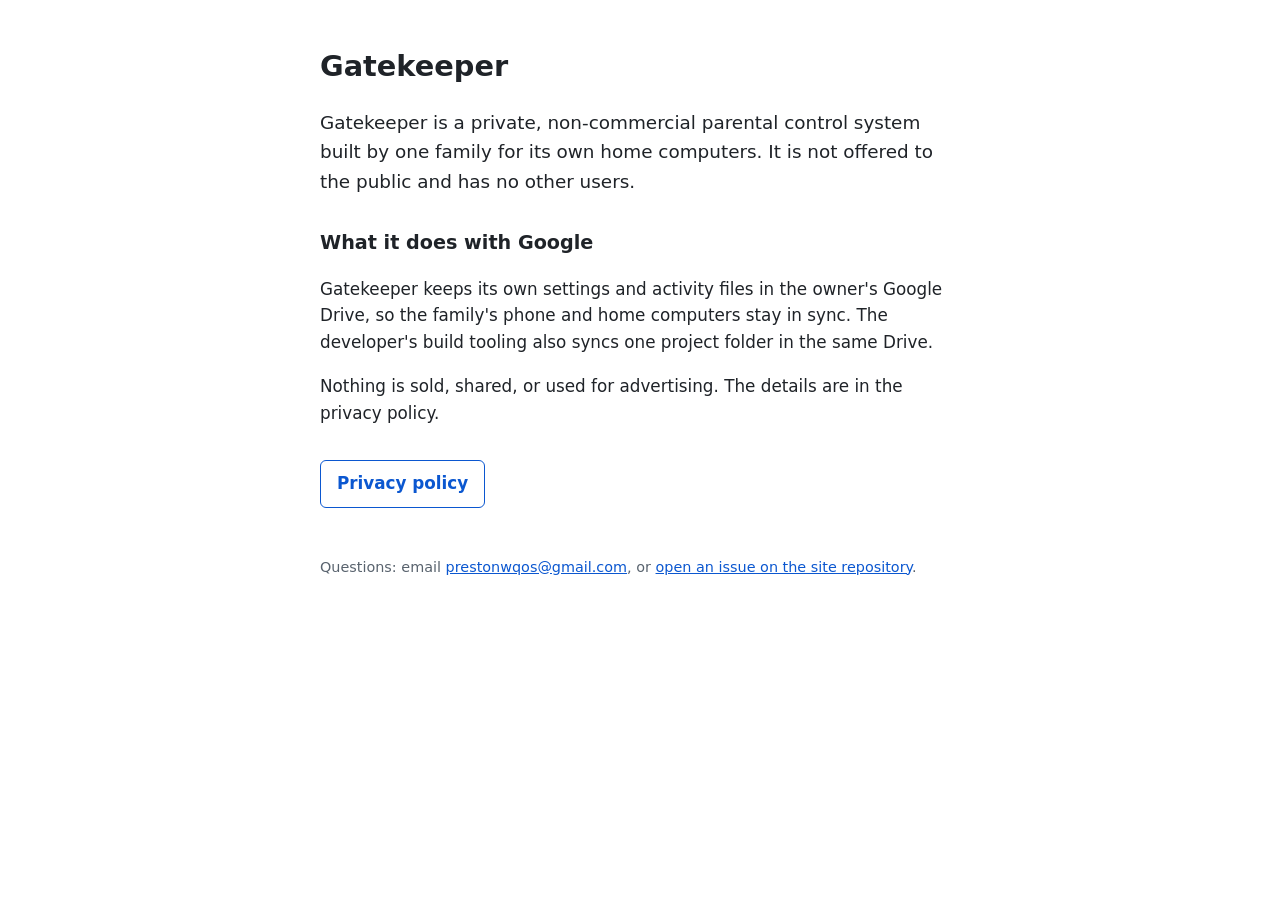
<file: index.html>
<!doctype html>
<html lang="en">
<head>
<meta charset="utf-8">
<meta name="viewport" content="width=device-width, initial-scale=1">
<title>Gatekeeper</title>
<link rel="stylesheet" href="style.css">
</head>
<body>
<h1>Gatekeeper</h1>
<p class="lead">Gatekeeper is a private, non-commercial parental control system built by one family for its own home computers. It is not offered to the public and has no other users.</p>

<h2>What it does with Google</h2>
<p>Gatekeeper keeps its own settings and activity files in the owner's Google Drive, so the family's phone and home computers stay in sync. The developer's build tooling also syncs one project folder in the same Drive.</p>
<p>Nothing is sold, shared, or used for advertising. The details are in the privacy policy.</p>

<p><a class="button" href="https://preston-riftwood.github.io/gatekeeper-site/privacy.html">Privacy policy</a></p>

<footer>
<p>Questions: email <a href="mailto:prestonwqos@gmail.com">prestonwqos@gmail.com</a>, or <a href="https://github.com/Preston-Riftwood/gatekeeper-site/issues">open an issue on the site repository</a>.</p>
</footer>
</body>
</html>
</file>
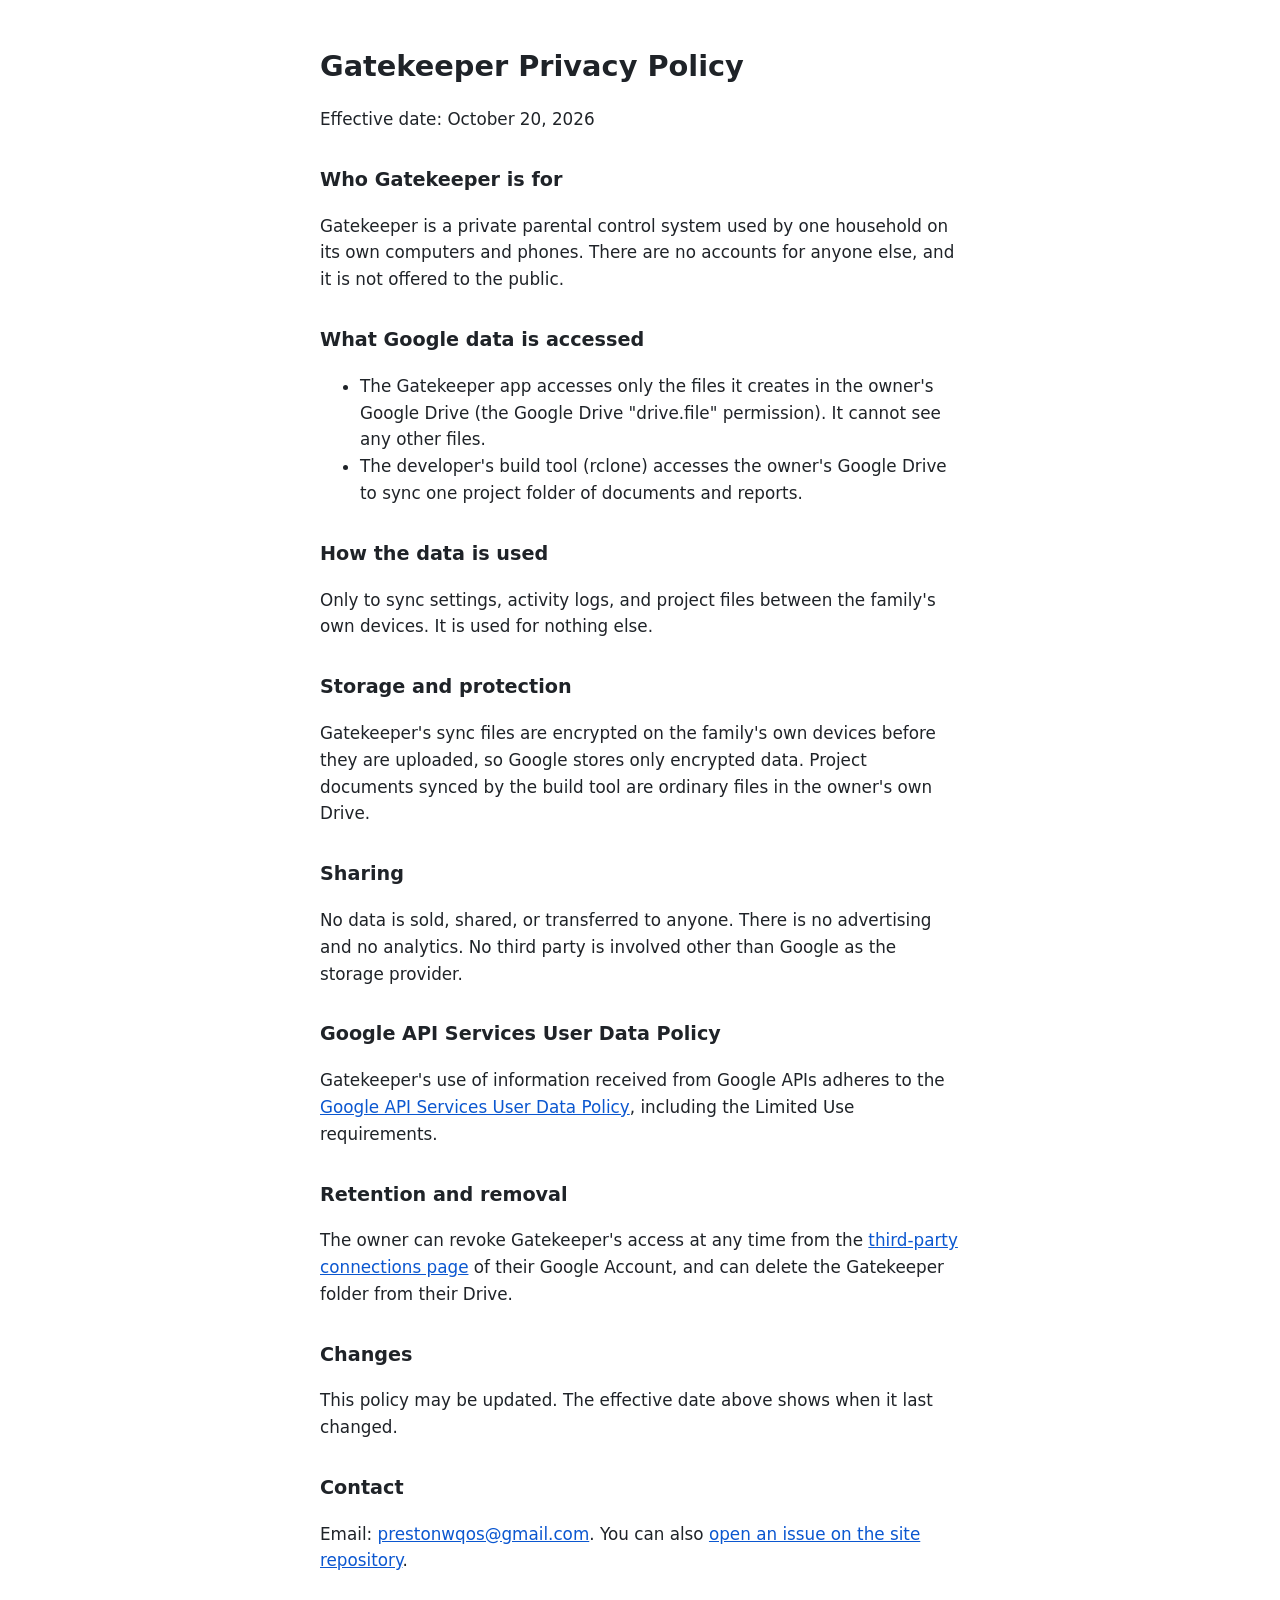
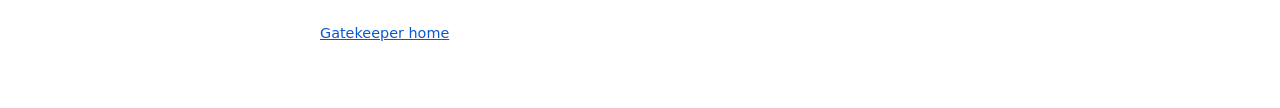
<file: privacy.html>
<!doctype html>
<html lang="en">
<head>
<meta charset="utf-8">
<meta name="viewport" content="width=device-width, initial-scale=1">
<title>Gatekeeper Privacy Policy</title>
<link rel="stylesheet" href="style.css">
</head>
<body>
<h1>Gatekeeper Privacy Policy</h1>
<p>Effective date: October 20, 2026</p>

<h2>Who Gatekeeper is for</h2>
<p>Gatekeeper is a private parental control system used by one household on its own computers and phones. There are no accounts for anyone else, and it is not offered to the public.</p>

<h2>What Google data is accessed</h2>
<ul>
<li>The Gatekeeper app accesses only the files it creates in the owner's Google Drive (the Google Drive "drive.file" permission). It cannot see any other files.</li>
<li>The developer's build tool (rclone) accesses the owner's Google Drive to sync one project folder of documents and reports.</li>
</ul>

<h2>How the data is used</h2>
<p>Only to sync settings, activity logs, and project files between the family's own devices. It is used for nothing else.</p>

<h2>Storage and protection</h2>
<p>Gatekeeper's sync files are encrypted on the family's own devices before they are uploaded, so Google stores only encrypted data. Project documents synced by the build tool are ordinary files in the owner's own Drive.</p>

<h2>Sharing</h2>
<p>No data is sold, shared, or transferred to anyone. There is no advertising and no analytics. No third party is involved other than Google as the storage provider.</p>

<h2>Google API Services User Data Policy</h2>
<p>Gatekeeper's use of information received from Google APIs adheres to the <a href="https://developers.google.com/terms/api-services-user-data-policy">Google API Services User Data Policy</a>, including the Limited Use requirements.</p>

<h2>Retention and removal</h2>
<p>The owner can revoke Gatekeeper's access at any time from the <a href="https://myaccount.google.com/connections">third-party connections page</a> of their Google Account, and can delete the Gatekeeper folder from their Drive.</p>

<h2>Changes</h2>
<p>This policy may be updated. The effective date above shows when it last changed.</p>

<h2>Contact</h2>
<p>Email: <a href="mailto:prestonwqos@gmail.com">prestonwqos@gmail.com</a>. You can also <a href="https://github.com/Preston-Riftwood/gatekeeper-site/issues">open an issue on the site repository</a>.</p>

<footer>
<p><a href="https://preston-riftwood.github.io/gatekeeper-site/">Gatekeeper home</a></p>
</footer>
</body>
</html>
</file>
<file: style.css>
body {
  margin: 0 auto;
  max-width: 40rem;
  padding: 1.5rem 1rem 3rem;
  font-family: system-ui, -apple-system, "Segoe UI", Roboto, sans-serif;
  font-size: 1.05rem;
  line-height: 1.6;
  color: #1f2328;
  background: #ffffff;
}
h1 { font-size: 1.8rem; margin-bottom: 0.25rem; }
h2 { font-size: 1.2rem; margin-top: 2rem; }
a { color: #0b57d0; }
.lead { font-size: 1.15rem; }
.button {
  display: inline-block;
  margin-top: 1rem;
  padding: 0.6rem 1rem;
  border: 1px solid #0b57d0;
  border-radius: 6px;
  text-decoration: none;
  font-weight: 600;
}
footer { margin-top: 3rem; font-size: 0.9rem; color: #59636e; }
@media (prefers-color-scheme: dark) {
  body { color: #e6edf3; background: #0d1117; }
  a { color: #7ab7ff; }
  .button { border-color: #7ab7ff; }
  footer { color: #9198a1; }
}
</file>
